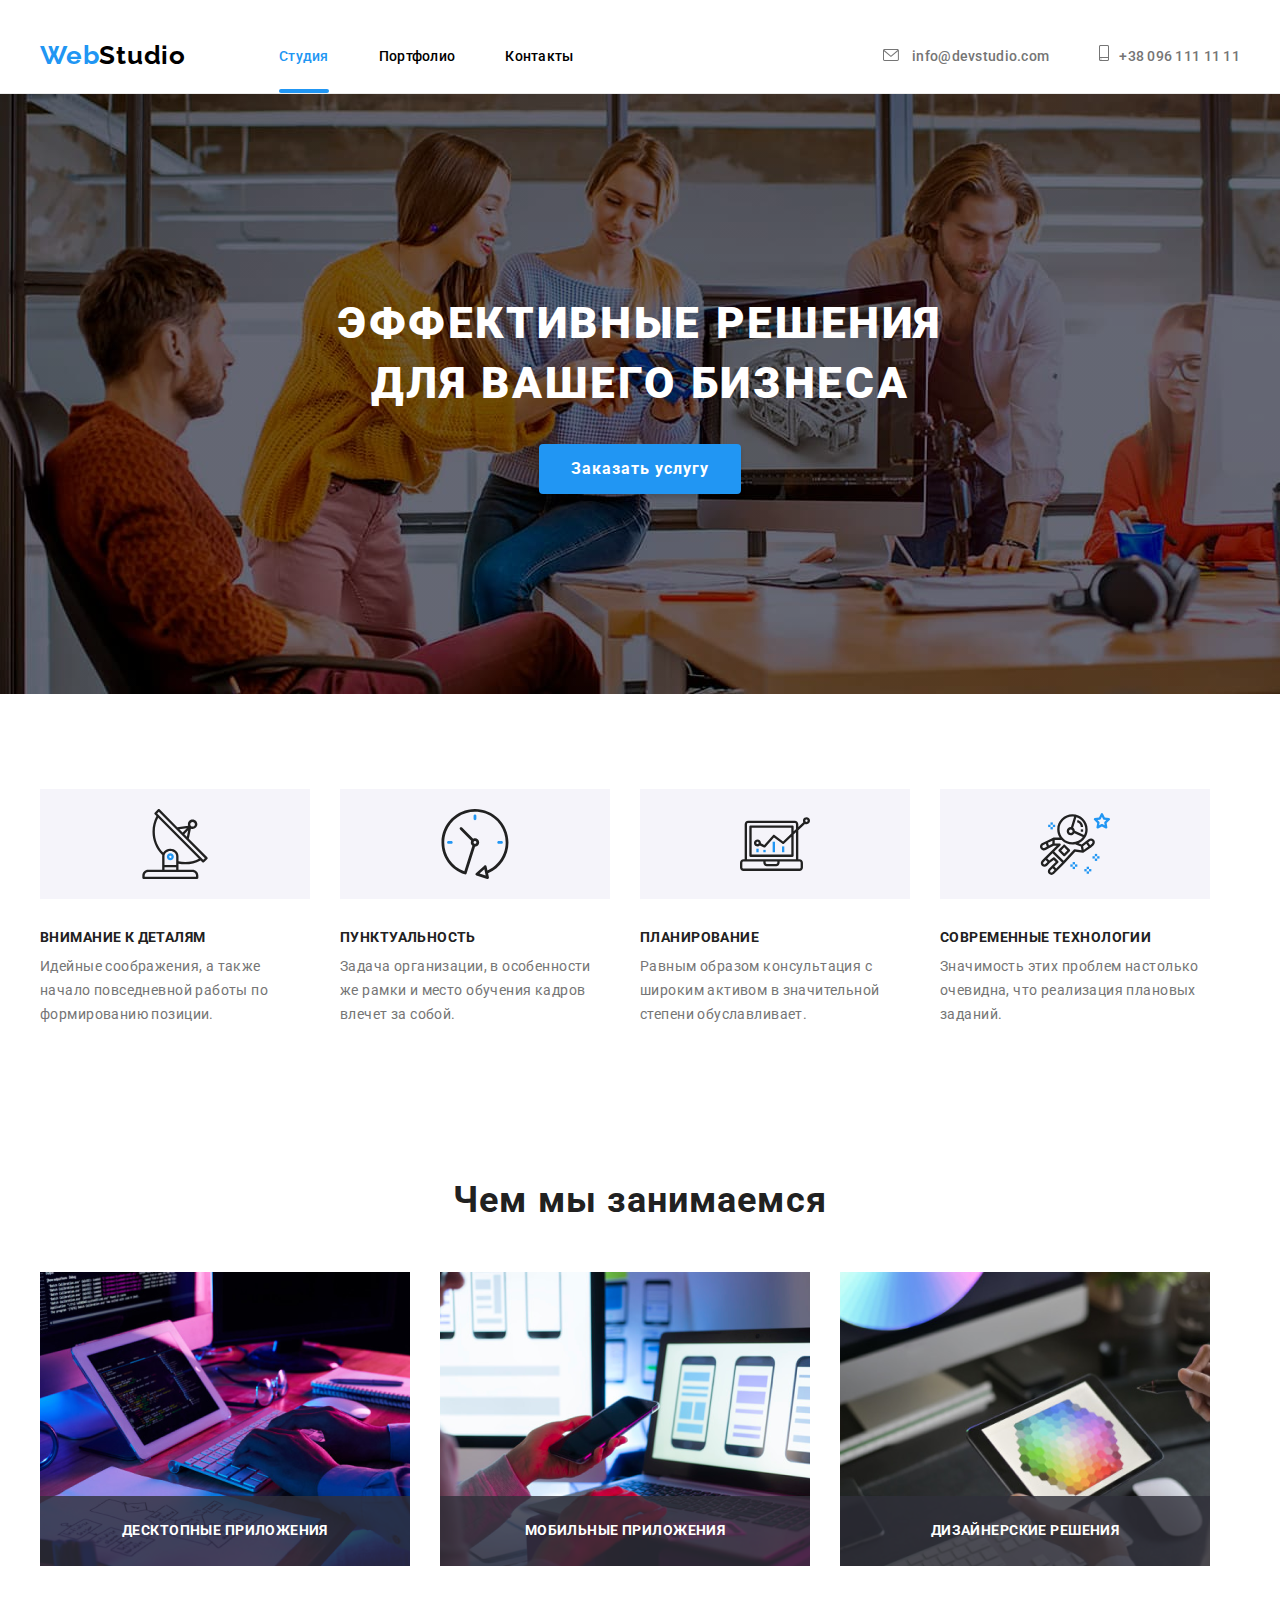
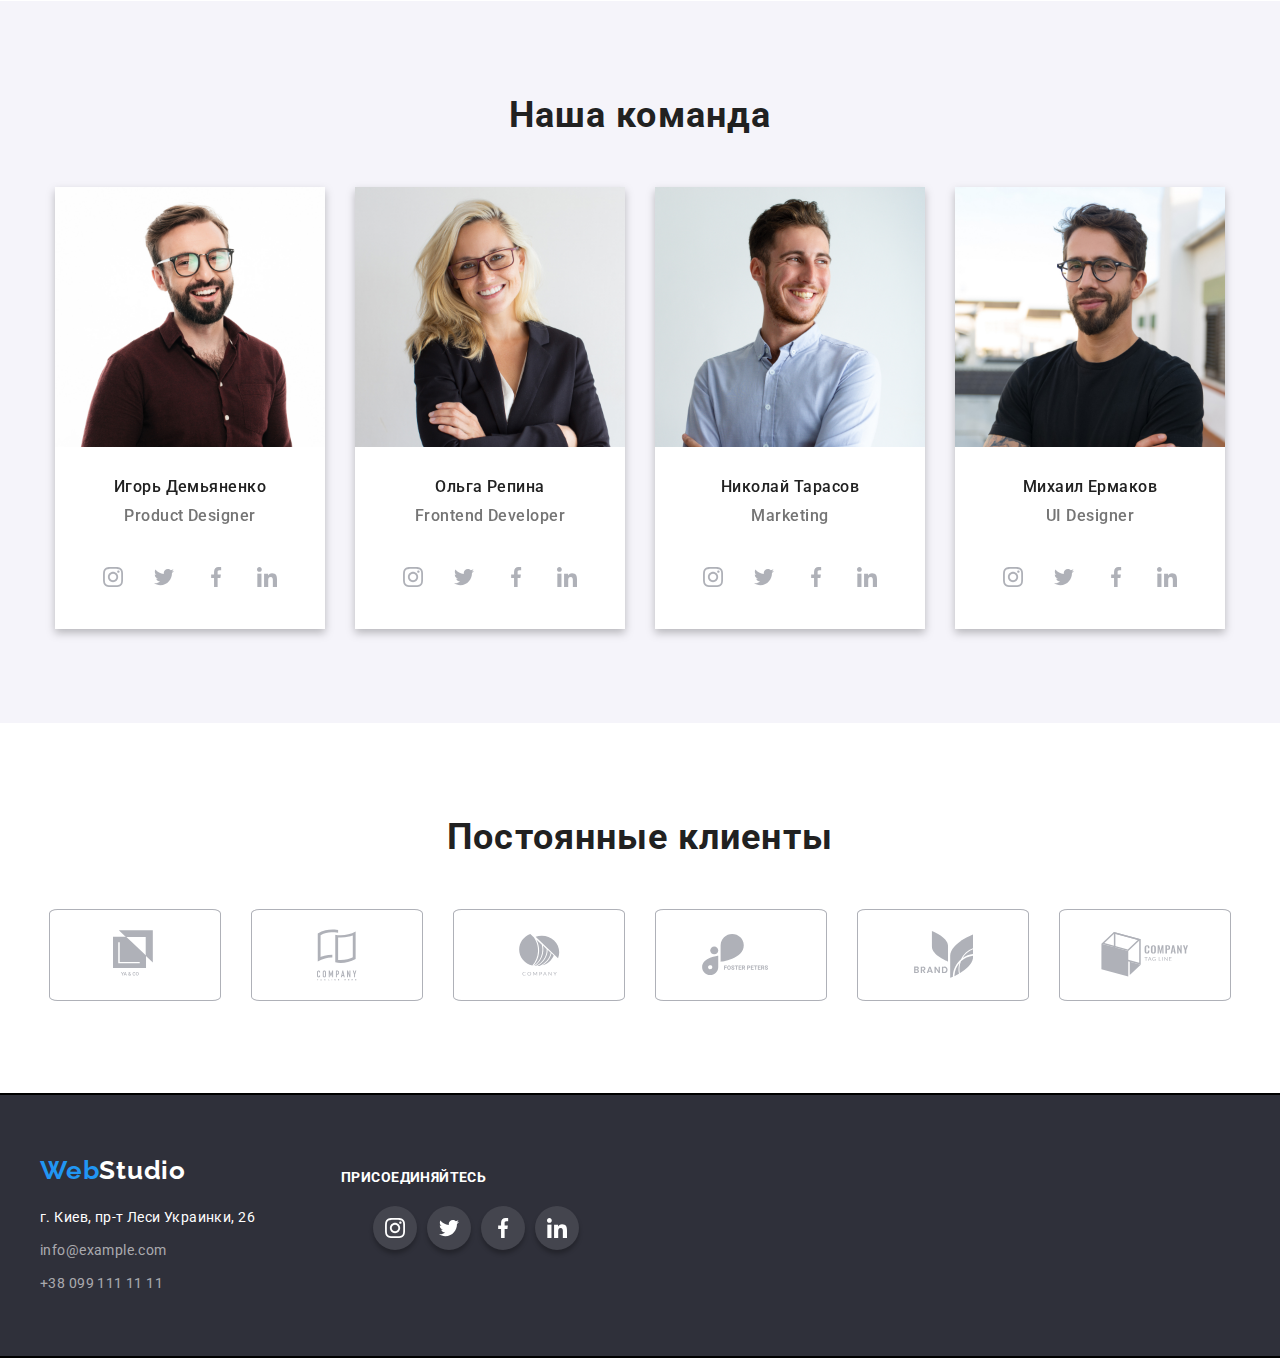
<file: index.html>
<!DOCTYPE html>
<html lang="en">
<head>
    <meta charset="UTF-8">
    <meta name="viewport" content="width=device-width, initial-scale=1.0">
    <title>Студия</title>
    <link rel="stylesheet" href="https://cdnjs.cloudflare.com/ajax/libs/modern-normalize/1.0.0/modern-normalize.min.css" integrity="sha512-ISS7cAi1PEhQ8jnbJpJZMd29NlhNj4AWYyLOSp2CE/CsHxTCu+r+t0D2yoJudVrd0/8fTVPUVDzY5Tvli75u/g==" crossorigin="anonymous" />
    <link rel="preconnect" href="https://fonts.gstatic.com">
<link href="https://fonts.googleapis.com/css2?family=Roboto:wght@400;500;700;900&display=swap" rel="stylesheet">
<link rel="preconnect" href="https://fonts.gstatic.com">
<link href="https://fonts.googleapis.com/css2?family=Raleway:wght@700&display=swap" rel="stylesheet">
    <link rel="stylesheet" href="./css/styles.css">
</head>
<body>
    <header class="header">
        <div class="container">
            <nav class="navigation">
                <a href="/" class="logo link"><span class="logo-item">Web</span>Studio</a>
                <ul class="navigation">
                    <li class="nav-list-item list">
                        <a href="./index.html" class="header-nav-item current link">Студия</a>
                    </li>
                    <li class=" nav-list-item list">
                      <a href="./portfolio.html" class="header-nav-item link">Портфолио</a>
                    </li>
                    <li class=" nav-list-item list">
                        <a href="./contacts.html" class="header-nav-item link">Контакты</a>
                    </li>
                </ul>
            </nav>
            <address class="address">
                <ul class="navigation">
                <li class="nav-list-item list">
                    <a href="info@devstudio.com" class="link mail-item">
                    <svg class="envelope-svg">
                        <use href="./img/sprite.svg#icon-envelope">
                        </use>
                    </svg>
                    info@devstudio.com</a>
                </li>
                <li class="nav-list-item list">
                    <a href="+380961111111" class="link tel-item">
                        <svg class="smartphone-svg">
                            <use href="./img/sprite.svg#icon-smartphone"></use>
                            </use>
                        </svg>+38 096 111 11 11</a></li>
                </ul>
            </address>
        </div>
    </header>
    <main>
        <!--HERO-->
        <section class="hero">
            <div class="container">
                <h1 class="title">Эффективные решения <br>для вашего бизнеса</br></h1>
                <button type="button" class="btn-order" data-modal-open>Заказать услугу</button> 
            </div>               
        </section>

        <!--FEATURES-->
        <section class="features-section">
            <div class="container">
             <ul class="features">
                <li class="features-item list">
                    <figure class="svg-features">
                    <svg class="features-svg"><use href="./img/sprite.svg#icon-antenna"></use></svg>
                    </figure>
                    <figcaption>
                    <p class="features-title">Внимание к деталям</p>
                    <span class="features-title-item">Идейные соображения, а также начало повседневной работы по формированию позиции.</span>
                    </figcaption>
                </li>
                <li class="features-item list">
                    <figure class="svg-features">
                       <svg class="features-svg"><use href="./img/sprite.svg#icon-clock"></use></svg> 
                    </figure>
                    <figcaption>
                    <p class="features-title">Пунктуальность</p>
                    <span class="features-title-item">Задача организации, в особенности же рамки и место обучения кадров влечет за собой.</span>
                    </figcaption>
                </li>
                <li class="features-item list">
                    <figure class="svg-features">
                        <svg class="features-svg"><use href="./img/sprite.svg#icon-diagram"></use></svg>
                    </figure>
                    <figcaption>
                        <p class="features-title">Планирование</p>
                        <span class="features-title-item">Равным образом консультация с широким активом в значительной степени обуславливает.</span>
                    </figcaption>
                    
                </li>
                <li class="features-item list">
                    <figure class="svg-features">
                    <svg class="features-svg"><use href="./img/sprite.svg#icon-astronaut"></use></svg>
                    </figure>
                    <figcaption>
                    <p class="features-title">Современные технологии</p>
                    <span class="features-title-item">Значимость этих проблем настолько очевидна, что реализация плановых заданий.</span>
                    </figcaption>
                </li>
            </ul>               
            </div>
        </section>

        <!--ABOUT-->
        <section class="about">
            <div class="container">
            <h2 class="about-title">Чем мы занимаемся</h2>
            <ul class="about-img-list">
                <li class="about-img list">
                    <img src="./img/about/img.png" alt="Десктопные приложения" width="370" height="294">
                    <div class="about-bg-img-name">
                        <p class="about-img-name">
                            Десктопные приложения
                        </p>
                    </div>
                </li>
                <li class="about-img list">
                    <img src="./img/about/img-1.png" alt="Мобильные приложения" width="370" height="294">
                    <div class="about-bg-img-name">
                        <p class="about-img-name">
                            Мобильные приложения
                        </p>
                    </div>
                </li>
                <li class="about-img list">
                    <img src="./img/about/img-2.png" alt="Дизайнерские решения" width="370" height="294">
                    <div class="about-bg-img-name">
                        <p class="about-img-name">
                            Дизайнерские решения
                        </p>
                    </div>
                </li>
            </ul>
            </div>
        </section>

        <!--OUR TEAM-->
        <section class="our-team-section">
            <div class="container">
            <h2 class="our-team-title">Наша команда</h2>
            <ul class="our-team-list">
                <li class="our-team list">
                    <figure class="board">
                        <img src="./img/ourteam/img-ourteam.jpg" alt="Игорь Демьяненко" width="270" height="260">
                    <figcaption>
                        <h3 class="our-team-name">Игорь Демьяненко</h3>
                        <p class="our-team-position">Product Designer</p>
                        <ul class="sotial-list list">
                            <li class="sotial-list-item">
                                <a href="" class="sotial-list-link">
                                    <svg class="sotial-list-icon">
                                        <use href="./img/sprite.svg#icon-instagram"></use>
                                    </svg>
                                </a>
                            </li>
                            <li class="sotial-list-item">
                                <a href="" class="sotial-list-link">
                                    <svg class="sotial-list-icon">
                                        <use href="./img/sprite.svg#icon-twitter"></use>
                                    </svg>
                                </a>
                            </li>
                            <li class="sotial-list-item">
                                <a href="" class="sotial-list-link">
                                    <svg class="sotial-list-icon">
                                        <use href="./img/sprite.svg#icon-facebook"></use>
                                    </svg>   
                                </a>
                            </li>
                            <li class="sotial-list-item">
                                <a href="" class="sotial-list-link">
                                    <svg class="sotial-list-icon">
                                        <use href="./img/sprite.svg#icon-linkedin"></use>
                                    </svg>
                                </a>
                            </li>
                        </ul>
                    </figcaption>
                    </figure>
                </li>
                <li class="our-team list">
                    <figure class="board">
                        <img src="./img/ourteam/img-ourteam-1.jpg" alt="Ольга Репина" width="270" height="260">
                    <figcaption>
                        <h3 class="our-team-name">Ольга Репина</h3>
                        <p class="our-team-position">Frontend Developer</p>
                        <ul class="sotial-list list">
                            <li class="sotial-list-item">
                                <a href="" class="sotial-list-link">
                                    <svg class="sotial-list-icon">
                                        <use href="./img/sprite.svg#icon-instagram"></use>
                                    </svg>
                                </a>
                            </li>
                            <li class="sotial-list-item">
                                <a href="" class="sotial-list-link">
                                    <svg class="sotial-list-icon">
                                        <use href="./img/sprite.svg#icon-twitter"></use>
                                    </svg>
                                </a>
                            </li>
                            <li class="sotial-list-item">
                                <a href="" class="sotial-list-link">
                                    <svg class="sotial-list-icon">
                                        <use href="./img/sprite.svg#icon-facebook"></use>
                                    </svg>   
                                </a>
                            </li>
                            <li class="sotial-list-item">
                                <a href="" class="sotial-list-link">
                                    <svg class="sotial-list-icon">
                                        <use href="./img/sprite.svg#icon-linkedin"></use>
                                    </svg>
                                </a>
                            </li>
                        </ul>
                    </figcaption>
                    </figure>
                </li>
                <li class="our-team list">
                    <figure class="board">
                        <img src="./img/ourteam/img-ourteam-2.jpg" alt="Николай Тарасов" width="270" height="260">
                    <figcaption>
                        <h3 class="our-team-name">Николай Тарасов</h3>
                        <p class="our-team-position">Marketing</p>
                        <ul class="sotial-list list">
                            <li class="sotial-list-item">
                                <a href="" class="sotial-list-link">
                                    <svg class="sotial-list-icon">
                                        <use href="./img/sprite.svg#icon-instagram"></use>
                                    </svg>
                                </a>
                            </li>
                            <li class="sotial-list-item">
                                <a href="" class="sotial-list-link">
                                    <svg class="sotial-list-icon">
                                        <use href="./img/sprite.svg#icon-twitter"></use>
                                    </svg>
                                </a>
                            </li>
                            <li class="sotial-list-item">
                                <a href="" class="sotial-list-link">
                                    <svg class="sotial-list-icon">
                                        <use href="./img/sprite.svg#icon-facebook"></use>
                                    </svg>   
                                </a>
                            </li>
                            <li class="sotial-list-item">
                                <a href="" class="sotial-list-link">
                                    <svg class="sotial-list-icon">
                                        <use href="./img/sprite.svg#icon-linkedin"></use>
                                    </svg>
                                </a>
                            </li>
                        </ul>
                    </figcaption>
                    </figure>
                </li>
                <li class="our-team list">
                    <figure class="board">
                        <img src="./img/ourteam/img-ourteam-3.jpg" alt="Михаил Ермаков" width="270" height="260">
                    <figcaption>
                        <h3 class="our-team-name">Михаил Ермаков</h3>   
                        <p class="our-team-position">UI Designer</p>
                        <ul class="sotial-list list">
                            <li class="sotial-list-item">
                                <a href="" class="sotial-list-link">
                                    <svg class="sotial-list-icon">
                                        <use href="./img/sprite.svg#icon-instagram"></use>
                                    </svg>
                                </a>
                            </li>
                            <li class="sotial-list-item">
                                <a href="" class="sotial-list-link">
                                    <svg class="sotial-list-icon">
                                        <use href="./img/sprite.svg#icon-twitter"></use>
                                    </svg>
                                </a>
                            </li>
                            <li class="sotial-list-item">
                                <a href="" class="sotial-list-link">
                                    <svg class="sotial-list-icon">
                                        <use href="./img/sprite.svg#icon-facebook"></use>
                                    </svg>   
                                </a>
                            </li>
                            <li class="sotial-list-item">
                                <a href="" class="sotial-list-link">
                                    <svg class="sotial-list-icon">
                                        <use href="./img/sprite.svg#icon-linkedin"></use>
                                    </svg>
                                </a>
                            </li>
                        </ul>
                    </figcaption>
                    </figure>
                </li>
            </ul>
            </div>
        </section>

        <!--CLIENTS-->
        <section class="clients">
            <div class="container">
            <h2 class="our-clients-title">Постоянные клиенты</h2>
            <ul class="our-clients list">
                <li class="our-clients-list">
                    <a href="" class="our-clients-link link">
                        <svg class="our-clients-logo logo-1">
                            <use href="./img/sprite.svg#icon-logo-1"></use>
                        </svg>
                    </a>
                </li>
                <li class="our-clients-list">
                    <a href="" class="our-clients-link link">
                        <svg class="our-clients-logo logo-2">
                            <use href="./img/sprite.svg#icon-logo-2"></use>
                        </svg>
                    </a>
                </li>
                <li class="our-clients-list">
                    <a href="" class="our-clients-link link">
                        <svg class="our-clients-logo logo-3">
                            <use href="./img/sprite.svg#icon-logo-3"></use>
                        </svg>
                    </a>
                </li>
                <li class="our-clients-list">
                    <a href="" class="our-clients-link link">
                        <svg class="our-clients-logo logo-4">
                            <use href="./img/sprite.svg#icon-logo-4"></use>
                        </svg>
                    </a>
                </li>
                <li class="our-clients-list">
                    <a href="" class="our-clients-link link">
                        <svg class="our-clients-logo logo-5">
                            <use href="./img/sprite.svg#icon-logo-5"></use>
                        </svg>
                    </a>
                </li>
                <li class="our-clients-list">
                    <a href="" class="our-clients-link link">
                        <svg class="our-clients-logo logo-6">
                            <use href="./img/sprite.svg#icon-logo-6"></use>
                        </svg>
                    </a>
                </li>
            </ul>
        </section>
    </main>

    <footer class="footer">
        <div class="container footer-box">
            <div>
                <a href="/" class="logo link"><span class="logo-item link">Web</span><span class="logo-footer">Studio</span></a>
            <address>
                <ul>
                    <li class="footer-item list"><a href="https://www.google.com/maps/place/%D0%B1%D1%83%D0%BB.+%D0%9B%D0%B5%D1%81%D0%B8+%D0%A3%D0%BA%D1%80%D0%B0%D0%B8%D0%BD%D0%BA%D0%B8,+26,+%D0%9A%D0%B8%D0%B5%D0%B2,+02000/@50.4265807,30.5361971,17z/data=!3m1!4b1!4m5!3m4!1s0x40d4cf0e033ecbe9:0x57a4dffefec77da0!8m2!3d50.4265807!4d30.5383858" target="_blank" class="footer-address link">г. Киев, пр-т Леси Украинки, 26</a>
                    </li>
                    <li class="footer-item list"><a href="info@example.com" class="footer-mail link">info@example.com</a>
                    </li>
                    <li class="footer-item list"><a href="+380991111111" class="footer-tel link">+38 099 111 11 11</a>
                    </li>
                </ul>
            </address> 
            </div>
            <div class="sotial-list-footer">
                <p class="sotial-list-footer-title">Присоединяйтесь</p>
                <ul class="sotial-list-f list">
                    <li class="sotial-list-item-f">
                        <a href="" class="sotial-list-link-f">
                            <svg class="sotial-list-icon-f">
                                <use href="./img/sprite.svg#icon-instagram"></use>
                            </svg>
                        </a>
                    </li>
                    <li class="sotial-list-item-f">
                        <a href="" class="sotial-list-link-f">
                            <svg class="sotial-list-icon-f">
                                <use href="./img/sprite.svg#icon-twitter"></use>
                            </svg>
                        </a>
                    </li>
                    <li class="sotial-list-item-f">
                        <a href="" class="sotial-list-link-f">
                            <svg class="sotial-list-icon-f">
                                <use href="./img/sprite.svg#icon-facebook"></use>
                            </svg>   
                        </a>
                    </li>
                    <li class="sotial-list-item-f">
                        <a href="" class="sotial-list-link-f">
                            <svg class="sotial-list-icon-f">
                                <use href="./img/sprite.svg#icon-linkedin"></use>
                            </svg>
                        </a>
                    </li>
                </ul>
            </div>
            
        </div>
    </footer>

      <div class="backdrop is-hidden" data-modal>
        <div class="modal">
            <button type="button" class="close-btn" data-modal-close>
                <svg class="close-btn-svg">
                    <use href="./img/sprite.svg#icon-close-btn"></use>
                </svg>
            </button>
        </div>
    </div>

    <script src="./js/modal.js"></script>
</body>
</html>
</file>
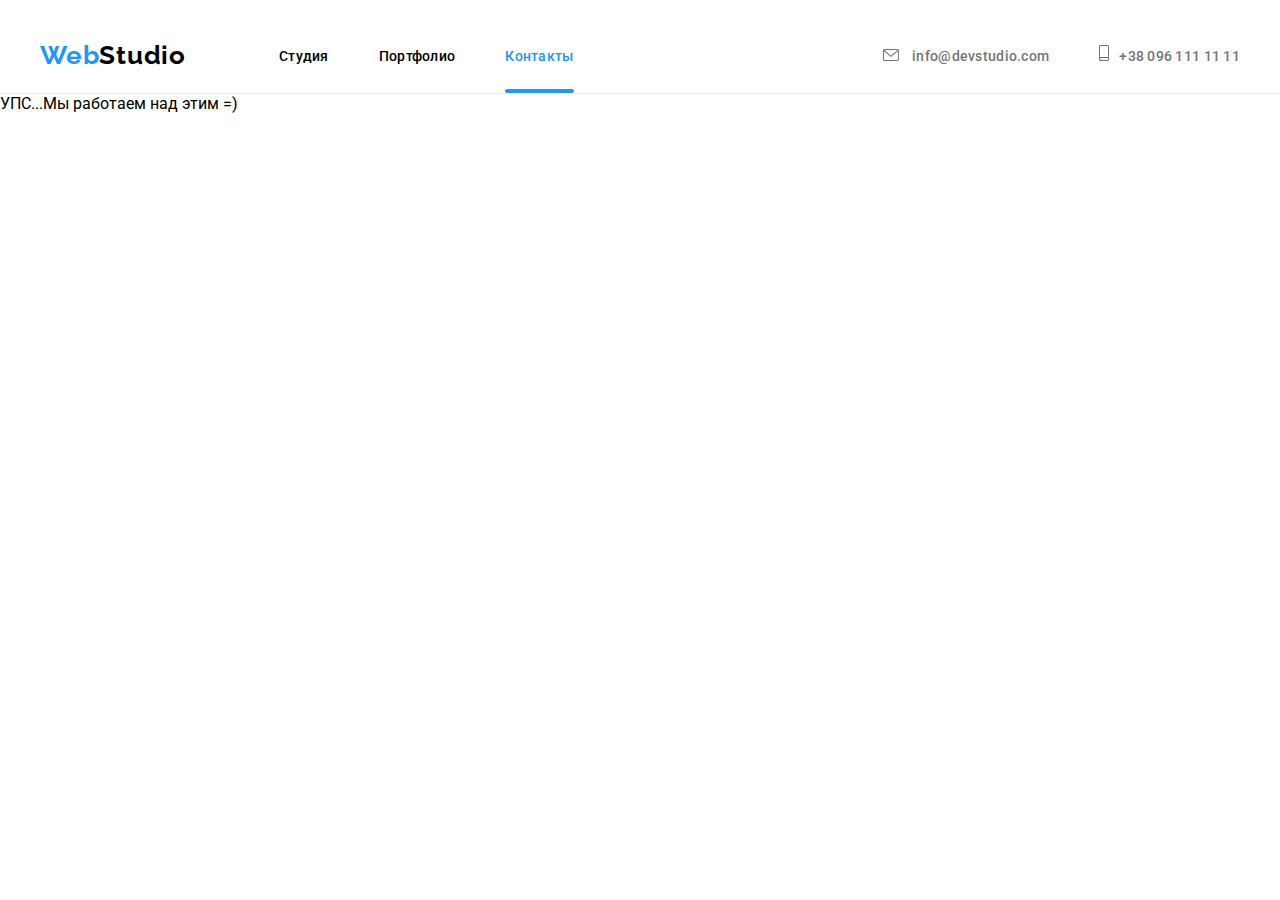
<file: contacts.html>
<!DOCTYPE html>
<html lang="en">
<head>
    <meta charset="UTF-8">
    <meta name="viewport" content="width=device-width, initial-scale=1.0">
    <title>Контакты</title>
    <link rel="stylesheet" href="https://cdnjs.cloudflare.com/ajax/libs/modern-normalize/1.0.0/modern-normalize.min.css" integrity="sha512-ISS7cAi1PEhQ8jnbJpJZMd29NlhNj4AWYyLOSp2CE/CsHxTCu+r+t0D2yoJudVrd0/8fTVPUVDzY5Tvli75u/g==" crossorigin="anonymous" />
    <link rel="preconnect" href="https://fonts.gstatic.com">
<link href="https://fonts.googleapis.com/css2?family=Roboto:wght@400;500;700;900&display=swap" rel="stylesheet">
<link rel="preconnect" href="https://fonts.gstatic.com">
<link href="https://fonts.googleapis.com/css2?family=Raleway:wght@700&display=swap" rel="stylesheet">
    <link rel="stylesheet" href="./css/styles.css">
</head>
<body>
    <header class="header">
        <div class="container">
            <nav class="navigation">
                <a href="/" class="logo link"><span class="logo-item">Web</span>Studio</a>
                <ul class="navigation">
                    <li class="nav-list-item list">
                        <a href="./index.html" class="header-nav-item link">Студия</a>
                    </li>
                    <li class=" nav-list-item list">
                      <a href="./portfolio.html" class="header-nav-item link">Портфолио</a>
                    </li>
                    <li class=" nav-list-item list">
                        <a href="./contacts.html" class="header-nav-item current link">Контакты</a>
                    </li>
                </ul>
            </nav>
            <address class="address">
                <ul class="navigation">
                <li class="nav-list-item list">
                    <a href="info@devstudio.com" class="link mail-item">
                    <svg class="envelope-svg">
                        <use href="./img/sprite.svg#icon-envelope">
                        </use>
                    </svg>
                    info@devstudio.com</a>
                </li>
                <li class="nav-list-item list">
                    <a href="+380961111111" class="link tel-item">
                        <svg class="smartphone-svg">
                            <use href="./img/sprite.svg#icon-smartphone"></use>
                            </use>
                        </svg>+38 096 111 11 11</a></li>
                </ul>
            </address>
        </div>
    </header>
    
    <main>
            <p>УПС...Мы работаем над этим =) </p>
    </main>

    <footer>

    </footer>
</body>
</html>
</file>
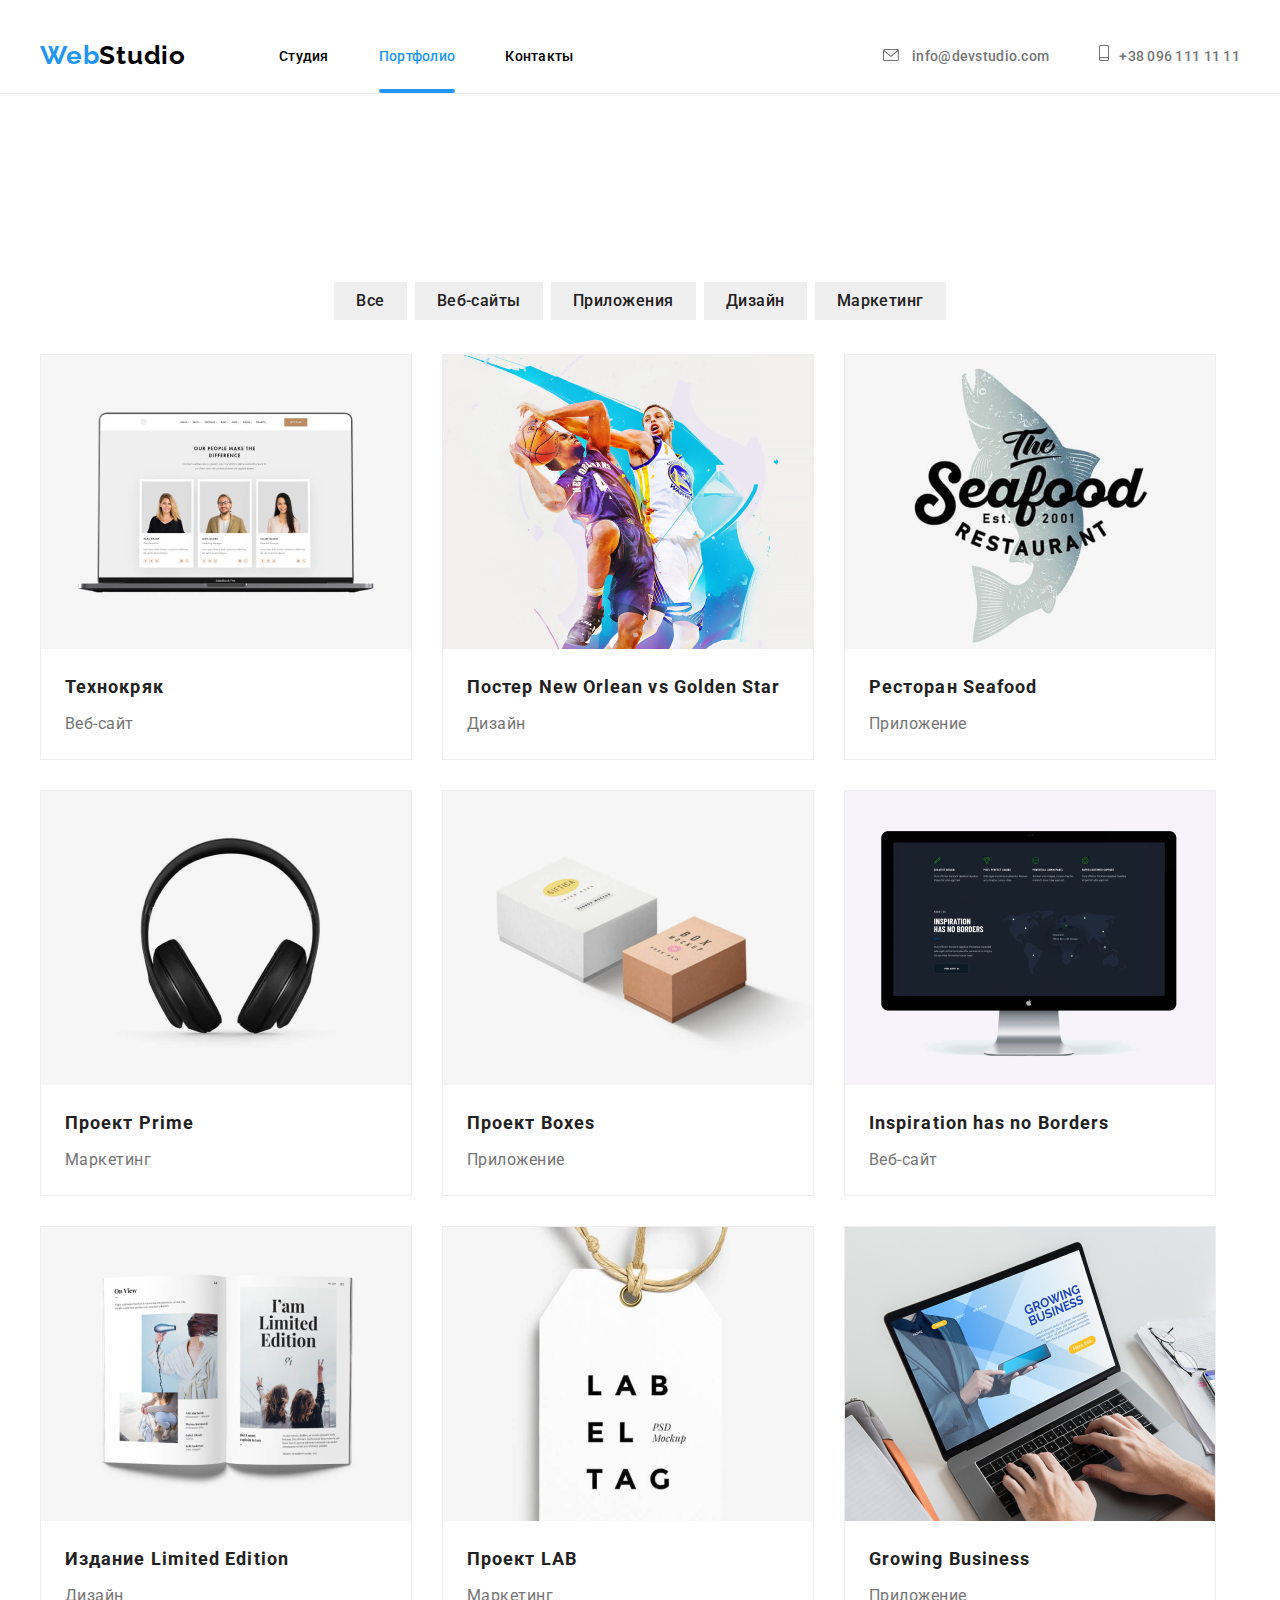
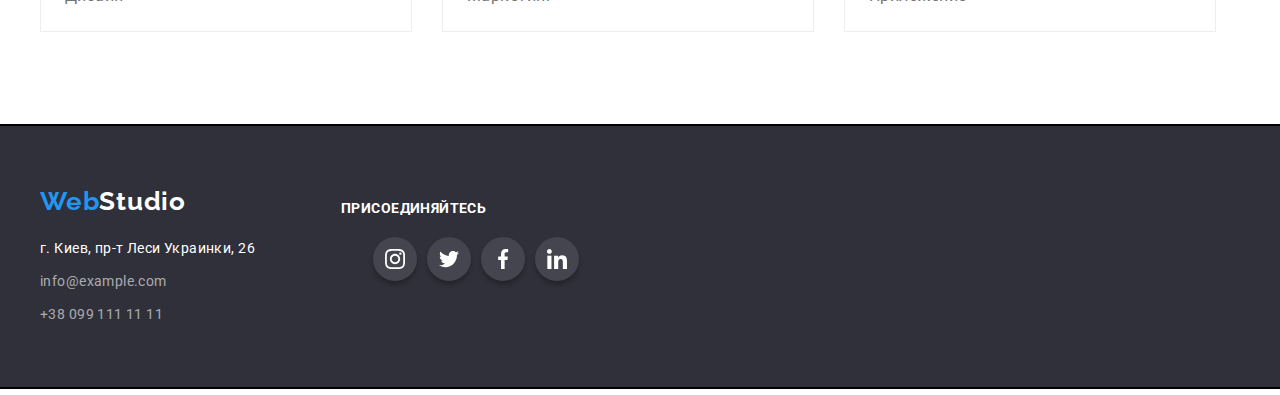
<file: portfolio.html>
<!DOCTYPE html>
<html lang="en">
<head>
    <meta charset="UTF-8">
    <meta name="viewport" content="width=device-width, initial-scale=1.0">
    <title>Портфолио</title>
    <link rel="stylesheet" href="https://cdnjs.cloudflare.com/ajax/libs/modern-normalize/1.0.0/modern-normalize.min.css" integrity="sha512-ISS7cAi1PEhQ8jnbJpJZMd29NlhNj4AWYyLOSp2CE/CsHxTCu+r+t0D2yoJudVrd0/8fTVPUVDzY5Tvli75u/g==" crossorigin="anonymous" />
    <link rel="preconnect" href="https://fonts.gstatic.com">
<link href="https://fonts.googleapis.com/css2?family=Roboto:wght@400;500;700;900&display=swap" rel="stylesheet">
<link rel="preconnect" href="https://fonts.gstatic.com">
<link href="https://fonts.googleapis.com/css2?family=Raleway:wght@700&display=swap" rel="stylesheet">
    <link rel="stylesheet" href="./css/styles.css">
</head>
<body>
    <header class="header">
        <div class="container">
            <nav class="navigation">
                <a href="/" class="logo link"><span class="logo-item">Web</span>Studio</a>
                <ul class="navigation">
                    <li class="nav-list-item list">
                        <a href="./index.html" class="header-nav-item link">Студия</a>
                    </li>
                    <li class=" nav-list-item list">
                        <a href="./portfolio.html" class="header-nav-item current link">Портфолио</a>
                    </li>
                    <li class=" nav-list-item list">
                        <a href="./contacts.html" class="header-nav-item link">Контакты</a>
                    </li>
                </ul>
            </nav>
            <address class="address">
                <ul class="navigation">
                <li class="nav-list-item list">
                    <a href="info@devstudio.com" class="link mail-item">
                    <svg class="envelope-svg">
                        <use href="./img/sprite.svg#icon-envelope">
                        </use>
                    </svg>
                    info@devstudio.com</a>
                </li>
                <li class="nav-list-item list">
                    <a href="+380961111111" class="link tel-item">
                        <svg class="smartphone-svg">
                            <use href="./img/sprite.svg#icon-smartphone"></use>
                            </use>
                        </svg>+38 096 111 11 11</a></li>
                </ul>
            </address>
        </div>
    </header>
    <main>
        
    <div class="content container">
        <!--FILTERS -->
        <section class="filter-buttoms">
            <h1 class="visually-hidden">Filters</h1>
        <ul class="filter-buttoms-list">
            <li class="list btn">
                <button type="button" class="filter-btn">Все</button>
            </li>
            <li class="list btn">
                <button type="button" class="filter-btn">Веб-сайты</button>
            </li>
            <li class="list btn">
                <button type="button" class="filter-btn">Приложения</button>
            </li>
            <li class="list btn">
                <button type="button" class="filter-btn">Дизайн</button>
            </li>
            <li class="list btn">
                <button type="button" class="filter-btn">Маркетинг</button>
            </li>
        </ul> 
        </section>

        <!--PROJECT CARDS-->
        <div>
            <section>
                <ul class="card-set">
                    <li class="card-item list">
                        <a href="" class="card-link link">
                            <div class="project-overlay">
                                <img src="./img/portfolio/img-portfolio-1.png" class="portfolio-img" alt="Технокряк">
                                <p class="project-bg-overlay">
                                Технокряк это современная площадка 
                                распространения коронавируса. 
                                Компании используют эту платформу для цифрового 
                                шпионажа и атак на защищённые сервера конкурентов.
                                </p> 
                            </div>

                            <div class="card-descript">
                                <h2 class="project-title">Технокряк</h2>
                                <p class="project-title-item">Веб-сайт</p>
                            </div>
                        </a>
                    </li>

                    <li class="card-item list">
                        <a href="" class="card-link link">
                            <div class="project-overlay">
                                <img src="./img/portfolio/img-portfolio-2.png" class="portfolio-img" alt="Постер New Orlean vs Golden Star">
                                <p class="project-bg-overlay">
                                    Технокряк это современная площадка 
                                    распространения коронавируса. 
                                    Компании используют эту платформу для цифрового 
                                    шпионажа и атак на защищённые сервера конкурентов.
                                </p>
                            </div>

                            <div class="card-descript">
                                <h2 class="project-title">Постер New Orlean vs Golden Star</h2>
                                <p class="project-title-item">Дизайн</p>
                            </div>
                        </a>
                    </li>

                    <li class="card-item list">
                        <a href="" class="card-link link">
                            <div class="project-overlay">
                                <img src="./img/portfolio/img-portfolio-3.png" class="portfolio-img" alt="Ресторан Seafood">
                                <p class="project-bg-overlay">
                                    Технокряк это современная площадка 
                                    распространения коронавируса. 
                                    Компании используют эту платформу для цифрового 
                                    шпионажа и атак на защищённые сервера конкурентов.
                                </p>
                            </div>

                            <div class="card-descript">
                                <h2 class="project-title">Ресторан Seafood</h2>
                                <p class="project-title-item">Приложение</p>
                            </div>
                        </a>
                    </li>

                    <li class="card-item list">
                        <a href="" class="card-link link">
                            <div class="project-overlay">
                                <img src="./img/portfolio/img-portfolio-4.png" class="portfolio-img" alt="Проект Prime">
                                <p class="project-bg-overlay">
                                    Технокряк это современная площадка 
                                    распространения коронавируса. 
                                    Компании используют эту платформу для цифрового 
                                    шпионажа и атак на защищённые сервера конкурентов.
                                </p>
                            </div>                            

                            <div class="card-descript">
                                <h2 class="project-title">Проект Prime</h2> 
                                <p class="project-title-item">Маркетинг</p>
                            </div>
                        </a>
                    </li>

                    <li class="card-item list">
                        <a href="" class="card-link link">
                            <div class="project-overlay">
                                <img src="./img/portfolio/img-portfolio-5.png" class="portfolio-img" alt="Проект Boxes">
                                <p class="project-bg-overlay">
                                    Технокряк это современная площадка 
                                    распространения коронавируса. 
                                    Компании используют эту платформу для цифрового 
                                    шпионажа и атак на защищённые сервера конкурентов.
                                </p>
                            </div>

                            <div class="card-descript">
                                <h2 class="project-title">Проект Boxes</h2>
                                <p class="project-title-item">Приложение</p>
                            </div>
                        </a>
                    </li>

                    <li class="card-item list">
                        <a href="" class="card-link link">
                            <div class="project-overlay">
                                <img src="./img/portfolio/img-portfolio-6.png" class="portfolio-img" alt="Inspiration has no Borders">
                                <p class="project-bg-overlay">
                                    Технокряк это современная площадка 
                                    распространения коронавируса. 
                                    Компании используют эту платформу для цифрового 
                                    шпионажа и атак на защищённые сервера конкурентов.
                                </p>
                            </div>                            

                            <div class="card-descript">
                                <h2 class="project-title">Inspiration has no Borders</h2>
                                <p class="project-title-item">Веб-сайт</p>
                            </div>
                    </a>
                    </li>

                    <li class="card-item list">
                        <a href="" class="card-link link">
                            <div class="project-overlay">
                                <img src="./img/portfolio/img-portfolio-7.png" class="portfolio-img" alt="Издание Limited Edition">
                                <p class="project-bg-overlay">
                                    Технокряк это современная площадка 
                                    распространения коронавируса. 
                                    Компании используют эту платформу для цифрового 
                                    шпионажа и атак на защищённые сервера конкурентов.
                                </p>
                            </div>

                            <div class="card-descript">
                                <h2 class="project-title">Издание Limited Edition</h2>
                                <p class="project-title-item">Дизайн</p>
                            </div>
                        </a>
                    </li>

                    <li class="card-item list">
                        <a href="" class="card-link link">
                            <div class="project-overlay">
                                <img src="./img/portfolio/img-portfolio-8.png" class="portfolio-img" alt="Проект LAB">
                                <p class="project-bg-overlay">
                                    Технокряк это современная площадка 
                                    распространения коронавируса. 
                                    Компании используют эту платформу для цифрового 
                                    шпионажа и атак на защищённые сервера конкурентов.
                                </p>
                            </div>

                            <div class="card-descript">
                                <h2 class="project-title">Проект LAB</h2>
                                <p class="project-title-item">Маркетинг</p>
                            </div>
                        </a>
                    </li>

                    <li class="card-item list">
                        <a href="" class="card-link link">
                            <div class="project-overlay">
                                <img src="./img/portfolio/img-portfolio-9.png" class="portfolio-img" alt="Growing Business">
                                <p class="project-bg-overlay">
                                    Технокряк это современная площадка 
                                    распространения коронавируса. 
                                    Компании используют эту платформу для цифрового 
                                    шпионажа и атак на защищённые сервера конкурентов.
                                </p>
                            </div>

                            <div class="card-descript">
                                <h2 class="project-title">Growing Business</h2>
                                <p class="project-title-item">Приложение</p>
                            </div>
                         </a>
                    </li>
                </ul>
            </section>
        </div>
    </div>
    </main>

    <footer class="footer">
        <div class="container footer-box">
            <div>
                <a href="/" class="logo link"><span class="logo-item link">Web</span><span class="logo-footer">Studio</span></a>
            <address>
                <ul>
                    <li class="footer-item list"><a href="https://www.google.com/maps/place/%D0%B1%D1%83%D0%BB.+%D0%9B%D0%B5%D1%81%D0%B8+%D0%A3%D0%BA%D1%80%D0%B0%D0%B8%D0%BD%D0%BA%D0%B8,+26,+%D0%9A%D0%B8%D0%B5%D0%B2,+02000/@50.4265807,30.5361971,17z/data=!3m1!4b1!4m5!3m4!1s0x40d4cf0e033ecbe9:0x57a4dffefec77da0!8m2!3d50.4265807!4d30.5383858" target="_blank" class="footer-address link">г. Киев, пр-т Леси Украинки, 26</a>
                    </li>
                    <li class="footer-item list"><a href="info@example.com" class="footer-mail link">info@example.com</a>
                    </li>
                    <li class="footer-item list"><a href="+380991111111" class="footer-tel link">+38 099 111 11 11</a>
                    </li>
                </ul>
            </address> 
            </div>
            <div class="sotial-list-footer">
                <p class="sotial-list-footer-title">Присоединяйтесь</p>
                <ul class="sotial-list-f list">
                    <li class="sotial-list-item-f">
                        <a href="" class="sotial-list-link-f">
                            <svg class="sotial-list-icon-f">
                                <use href="./img/sprite.svg#icon-instagram"></use>
                            </svg>
                        </a>
                    </li>
                    <li class="sotial-list-item-f">
                        <a href="" class="sotial-list-link-f">
                            <svg class="sotial-list-icon-f">
                                <use href="./img/sprite.svg#icon-twitter"></use>
                            </svg>
                        </a>
                    </li>
                    <li class="sotial-list-item-f">
                        <a href="" class="sotial-list-link-f">
                            <svg class="sotial-list-icon-f">
                                <use href="./img/sprite.svg#icon-facebook"></use>
                            </svg>   
                        </a>
                    </li>
                    <li class="sotial-list-item-f">
                        <a href="" class="sotial-list-link-f">
                            <svg class="sotial-list-icon-f">
                                <use href="./img/sprite.svg#icon-linkedin"></use>
                            </svg>
                        </a>
                    </li>
                </ul>
            </div>
            
        </div>
    </footer>
</body>
</html>
</file>
<file: css/styles.css>
:root {
    --main-font: 'Roboto', sans-serif;
    --secondary-font: 'Raleway', sans-serif;
    --accent-color: #2196F3; 
    --accent-color-background: #2F303A;
}
body {
    font-family: var(--main-font);
    margin-right: auto;
    margin-left: auto;
}
.list {list-style: none;}
.link {text-decoration: none;}

h1, h2, h3, h4, h5, h6, p {
    margin: 0;
}
ul, ol {
    margin: 0;
    padding: 0;
}
img {
    display: block;
    margin: 0;
    padding: 0;
}
.container {
    width: 1200px;
    padding: 0 15px;
    margin: 0 auto;
}
/*====================HEADER====================*/
.header {
    border-bottom: 1px solid #ECECEC;
    padding-top: 32px;
    padding-bottom: 22px;
}
.header .container {
    display: flex;
    align-items: center;
}
.navigation {
    display: flex;
    align-items: center;
}
.nav-list-item:not(:last-child) {
    margin-right: 50px;
}
.header .address {
    margin-left: auto;
}
.logo,
.logo-item {
    font-family: var(--secondary-font);
    font-weight: 700;
    font-size: 26px;
    line-height: 1.192;
    letter-spacing: 0.03em;
}
.logo {
    color: #000000;
    margin-right: 93px;
}
.logo-item {
    color: var(--accent-color);
}
.header-nav-item,
.mail-item, 
.tel-item {
    font-family: var(--main-font);
    font-style: normal;
    font-weight: 500;
    font-size: 14px;
    line-height: 1.142;
    letter-spacing: 0.02em;
    transition: transform 250ms cubic-bezier(0.4, 0, 0.2, 1), 250ms cubic-bezier(0.4, 0, 0.2, 1);
}
.header-nav-item:focus,
.header-nav-item:hover,
.mail-item:hover,
.mail-item:focus,
.tel-item:hover,
.tel-item:focus {
    color: var(--accent-color);
}
.header-nav-item {
    color: #000000;
}
.mail-item, 
.tel-item {
    color: #757575;
}
.smartphone-svg {
    width: 10px;
    height: 16px;
    fill: #757575;
    margin-right: 10px;
    transition: transform 250ms cubic-bezier(0.4, 0, 0.2, 1), 250ms cubic-bezier(0.4, 0, 0.2, 1);
}
.envelope-svg {
    width: 16px;
    height: 12px;
    fill: #757575;
    margin-right: 10px;
    transition: transform 250ms cubic-bezier(0.4, 0, 0.2, 1), 250ms cubic-bezier(0.4, 0, 0.2, 1);
}
.mail-item:hover .envelope-svg,
.mail-item:focus .envelope-svg,
.tel-item:hover .smartphone-svg,
.tel-item:focus .smartphone-svg {
    fill: var(--accent-color);
}
.header-nav-item::before {
    position: absolute;
    content: "";
    display: inline-block;
    align-items: center;

    left: 0px;
    bottom: -28px;
    width: 100%;
    height: 4px;

    background-color: #2196f3;
    border-radius: 2px;

    opacity: 0;
}
.header-nav-item.current::before {
    opacity: 1;
}
.nav-list-item {
    position: relative;
}
/*====================END HEADER====================*/

/*====================HERO====================*/
.hero {
    background-color: var(--accent-color-background);
    background-image: linear-gradient(
        rgba(0, 0, 0, 0.25),
        rgba(0, 0, 0, 0.25) 
        ), 
    url("../img/hero/bg-hero.jpg");
    /*filter: drop-shadow(0px 4px 4px rgba(0, 0, 0, 0.25));*/
    background-repeat: no-repeat;
    background-size: cover;
    padding-top: 200px;
    padding-bottom: 200px;
}
.title {
    font-family: var(--main-font);
    font-weight: 900;
    font-size: 44px;
    line-height: 1.363;
    letter-spacing: 0.06em;
    text-align: center;
    text-transform: uppercase;
    color: #FFFFFF;
    width: 696px;
    min-height: 120px;
    margin-top: 0;
    margin-left: auto;
    margin-right: auto;
    margin-bottom: 30px;
}
.btn-order {
    font-family: var(--main-font);
    font-weight: 700;
    font-size: 16px;
    line-height: 1.875;
    display: flex;
    align-items: center;
    text-align: center;
    letter-spacing: 0.06em;
    color: #FFFFFF;
    background: var(--accent-color);
    box-shadow: 0px 4px 4px rgba(0, 0, 0, 0.15);
    border: 0;
    border-radius: 4px;
    cursor: pointer;
    height: 50px;
    min-width: 200px;
    padding: 10px 32px;
    margin: auto;
    transition: transform 250ms cubic-bezier(0.4, 0, 0.2, 1), 250ms cubic-bezier(0.4, 0, 0.2, 1);
}
/*====================END HERO====================*/

/*====================FEATURES====================*/
.features-section {
       padding: 95px 0 153px 0;
}
.features {
    display: flex;
 
}
.features-item:not(:last-child) {
    margin-right: 30px;
}
.features-item {
    width: 270px;
}
.features-title {
    margin-bottom: 10px;
    font-family: var(--main-font);
    font-weight: 700;
    font-size: 14px;
    line-height: 1.142;
    letter-spacing: 0.03em;
    text-transform: uppercase;
    color: #212121; 
    display: block;
    margin-top: 30px;
}
.features-title-item {
    font-family: var(--main-font);
    font-weight: 400;
    font-size: 14px;
    line-height: 1.714;
    letter-spacing: 0.03em;
    color: #757575;
}
.features-svg {
    display: flex;
    align-items: center;
    justify-content: center;
    width: 70px;
    height: 70px;
}
.svg-features {
    margin: 0;
    padding: 20px 100px;
    background-color: #F5F4FA;
}
/*================END FEATURES====================*/

/*====================ABOUT====================*/
.about {
    padding-bottom: 35px;
}
.about-title,
.our-team-title,
.our-clients-title {
    display: flex;
    justify-content: center;
    margin-bottom: 50px;
    font-family: var(--main-font);
    font-weight: 700;
    font-size: 36px;
    line-height: 1.166;
    text-align: center;
    letter-spacing: 0.03em;
    color: #212121;
}
.about-img-list {
    display: flex;
}
.about-img-list .about-img {
    position: relative;
}
.about-img:not(:last-child) {
    margin-right: 30px;
}
.about-img {
    display: block;
    max-width: 100%;
    height: auto;
}
.about-bg-img-name {   
    position: absolute;
    left: 0;
    bottom: 0;
    width: 100%;
    display: inline-flex;
    justify-content: center;
    align-items: center;
 
    max-width: 370px;
    min-height: 70px;
    
    background:rgba(47, 48, 58, 0.8);
}
.about-img-name{
    font-family: var(--main-font);
    font-style: 400;
    font-weight: 700;
    font-size: 14px;
    line-height: 1.14px;
    text-align: center;
    letter-spacing: 0.03em;
    text-transform: uppercase;
    color:  #FFFFFF; 
}
/*====================END ABOUT====================*/

/*====================OUR TEAM====================*/
.our-team-section {
    background-color: #F5F4FA;
    padding-top: 94px;    
    padding-bottom: 94px;
}

.our-team {
    border: 15px #000000;
}

.our-team-list {
    display: flex;
    justify-content: center;
}
.our-team:not(:last-child) {
    margin-right: 30px;
}
.our-team-name,
.our-team-position {
    font-family: var(--main-font);
    font-weight: 500;
    font-size: 16px;
    line-height: 1.188;
    text-align: center;
    letter-spacing: 0.03em;
}
.our-team-name {
    padding: 30px 0 10px;
    color: #212121;     
}
.our-team-position {  
    padding-bottom: 30px; 
    color: #757575;
}
.board {
    width: 270px;
    min-height: 368px;
    margin: 0;
    filter: drop-shadow(0px 4px 4px rgba(0, 0, 0, 0.25));
    background-color: #FFFFFF;
}
.sotial-list {
    display: flex;
    justify-content: space-around;
    flex-direction: row;
    padding: 0 32px 30px 32px;
}
.sotial-list-link {
    display: flex;
    justify-content: center;
    align-items: center;
    width: 44px;
    height: 44px;
    border-radius: 50%;
    background-color: #ffffff;
    transition: transform 250ms cubic-bezier(0.4, 0, 0.2, 1), 250ms cubic-bezier(0.4, 0, 0.2, 1);
}
.sotial-list-icon {
    width: 20px;
    height: 20px;
    fill: #afb1b8;
    transition: transform 250ms cubic-bezier(0.4, 0, 0.2, 1), 250ms cubic-bezier(0.4, 0, 0.2, 1);
}
.sotial-list-link:hover .sotial-list-icon,
.sotial-list-link:focus .sotial-list-icon {
    fill: #ffffff;
}
.sotial-list-link:hover,
.sotial-list-link:focus {
    background-color: var(--accent-color);
}
/*====================END OUR TEAM====================*/

/*====================CLIENTS====================*/
.clients {
    display: flex;
    padding: 94px 0;
}
.our-clients-list {
    display: flex;
    justify-content: space-around;
    flex-direction: row;
}
.our-clients {
    display: flex;
    justify-content: center;
    align-items: center;
    flex-direction: row;
}
.our-clients-link {
    display: flex;
    justify-content: center;
    align-items: center;
    flex-direction: row;
    border: solid 1px #AFB1B8;
    border-radius: 5%;
    width: 170px;
    height: 90px;
    transition: transform 250ms cubic-bezier(0.4, 0, 0.2, 1), 250ms cubic-bezier(0.4, 0, 0.2, 1);
}
.our-clients-list:not(:last-child) {
    margin-right: 30px;
}
.our-clients-logo {
    display: flex;
    align-items: center;
    justify-content: center;
    fill: #afb1b8;
    transition: transform 250ms cubic-bezier(0.4, 0, 0.2, 1), 250ms cubic-bezier(0.4, 0, 0.2, 1);
}
.our-clients-link:hover .our-clients-logo,
.our-clients-link:focus .our-clients-logo {
    fill: var(--accent-color);
}
.our-clients-link:hover,
.our-clients-link:focus {
    border-color: var(--accent-color);
}
.logo-1 {
    width: 44px;
    height: 49px;
}
.logo-2 {
    width: 40px;
    height: 52px;
}
.logo-3 {
    width: 41px;
    height: 42px;
}
.logo-4 {
    width: 79px;
    height: 42px;
}
.logo-5 {
    width: 59px;
    height: 47px;
}
.logo-6 {
    width: 88px;
    height: 45px;
}
/*====================END CLIENTS====================*/


/*====================FOOTER====================*/
.footer{
    background-color: var(--accent-color-background);
    outline: solid 2px #000000;   
    padding-top: 60px;
    padding-bottom: 60px;
}
.logo-footer {
    display: inline-block;
    color: #FFFFFF;
    margin-bottom: 20px;
}
.footer-address,
.footer-mail,
.footer-tel {
    min-width: 231px;
    font-family: var(--main-font);
    font-weight: 400l;
    font-style: normal;
    font-size: 14px;
    line-height: 1.714;    
    letter-spacing: 0.03em;    
}
.footer-item {
    width: 231px;
    margin-right: 70px;
}
.footer-item:not(:last-child) {
    padding-bottom: 9px;
}
.footer-address {
    color: #FFFFFF;
}
.footer-mail,
.footer-tel {    
    color: rgba(255, 255, 255, 0.6);
}
.footer-box {
    display: flex;
    align-items: center;
}
.sotial-list-footer-title {
    font-family: Roboto;
    font-style: normal;
    font-weight: bold;
    font-size: 14px;
    line-height: 1.14;
    letter-spacing: 0.03em;
    text-transform: uppercase;
    color: #FFFFFF;
    margin-bottom: 20px;
}
.sotial-list-footer {
    width: 206px;
    min-height: 80px;
}
.sotial-list-f {
    display: flex;
    justify-content: space-around;
    flex-direction: row;
    padding: 0 32px 30px 32px;
}
.sotial-list-link-f {
    display: flex;
    justify-content: center;
    align-items: center;
    width: 44px;
    height: 44px;
    border-radius: 50%;
    background-color: rgba(255, 255, 255, .1);
    box-shadow: 0px 4px 4px rgba(0, 0, 0, 0.25);
    transition: transform 250ms cubic-bezier(0.4, 0, 0.2, 1), 250ms cubic-bezier(0.4, 0, 0.2, 1);
}
.sotial-list-icon-f {
    width: 20px;
    height: 20px;
    fill: #ffffff;
    transition: transform 250ms cubic-bezier(0.4, 0, 0.2, 1), 250ms cubic-bezier(0.4, 0, 0.2, 1);
}
.sotial-list-link-f:hover .sotial-list-icon-f,
.sotial-list-link-f:focus .sotial-list-icon-f {
    fill: #ffffff;
}
.sotial-list-link-f:hover,
.sotial-list-link-f:focus {
    background-color: var(--accent-color);
}
.sotial-list-item-f:not(:last-child) {
    margin-right: 10px;
}
/*====================END FOOTER====================*/

/*====================FILTERS====================*/
.filter-buttoms {
    padding: 94px 0 34px 0;
}
.visually-hidden {
  position: absolute;
  width: 1px;
  height: 1px;
  margin: -1px;
  border: 0;
  padding: 0;
  
  white-space: nowrap;
  clip-path: inset(100%);
  clip: rect(0 0 0 0);
  overflow: hidden;
}
.filter-btn {
    border: 0;
    padding: 6px 22px;
    font-family: var(--main-font);
    font-style: normal;
    font-weight: 500;
    font-size: 16px;
    line-height: 1.625;
    text-align: center;
    letter-spacing: 0.03em; 
    color: #212121;    
    cursor: pointer;
    height: 38px;
    transition: transform 250ms cubic-bezier(0.4, 0, 0.2, 1), 250ms cubic-bezier(0.4, 0, 0.2, 1);
}
.btn:not(:last-child) {
    margin-right: 8px;
}
.filter-btn:hover,
.filter-btn:focus {
    color:  #FFFFFF;
    background: var(--accent-color);
    box-shadow: 0px 4px 4px rgba(0, 0, 0, 0.25);
}
.filter-buttoms-list {
    display: flex;
    justify-content: center;
}
.current {
    color: var(--accent-color);
}
/*====================END FILTERS====================*/

/*====================PORTFOLIO ACTIVE BUTTON ALL====================*/
.content {
    padding-top: 94px;
    padding-bottom: 94px;
}
.card-set {
    display: flex;
    flex-wrap: wrap;
    padding: 0;
    margin: 0;
    margin-left: -30px;
    margin-top: -30px;
    overflow: hidden;
}
.card-set > .card-item {
    flex-basis: calc(100% / 3 - 30px);
    margin-left: 30px;
    margin-top: 30px;
}
.card-item {
    position: relative;
    max-width: 370px;
    padding: 0;
    border: solid 1px #eeeeee;
    transition: transform 250ms cubic-bezier(0.4, 0, 0.2, 1), 250ms cubic-bezier(0.4, 0, 0.2, 1);
}
.card-link {
    display: block;
    transition: transform 250ms cubic-bezier(0.4, 0, 0.2, 1), 250ms cubic-bezier(0.4, 0, 0.2, 1);
}
.card-item .card-link:hover,
.card-item .card-link:focus {
    box-shadow: 0px 1px 1px rgba(0, 0, 0, 0.12),  
    0px 4px 4px rgba(0, 0, 0, 0.06), 
    1px 4px 6px rgba(0, 0, 0, 0.16); 
}
.card-descript {
    padding: 20px 24px;
}
.project-title {
    font-family: var(--main-font);
    font-style: normal;
    font-weight: 700;
    font-size: 18px;
    line-height: 2;
    letter-spacing: 0.06em;
    color: #212121; 
    margin-bottom: 4px;
    width: 322px;
}
.project-title-item {
    width: 322px;
    font-family: var(--main-font);
    font-style: normal;
    font-weight: 400;
    font-size: 16px;
    line-height: 1.875;
    letter-spacing: 0.03em;  
    color: #757575;    
}
.portfolio-img {
    display: block;
    margin: 0;
    padding: 0;
    max-width: 100%;
}
.project-overlay {
    position: relative;
    overflow: hidden;
}
.project-bg-overlay {
    position: absolute;
    top: 0;
    left: 0;
    width: 100%;
    height: 100%;
    padding: 63px 24px;
    transform: translateY(100%);
    transition: transform 250ms cubic-bezier(0.4, 0, 0.2, 1), 250ms cubic-bezier(0.4, 0, 0.2, 1);
    opacity: 0;
    overflow: hidden;
    visibility: hidden;

    font-family: var(--main-font);
    font-style: normal;
    font-weight: 400;
    font-size: 18px;
    line-height: 1.55;
    letter-spacing: 0.03em;
    background-color: rgba(33, 150, 243, 0.9);
    color: #ffffff;
}

.card-link:hover .project-bg-overlay,
.card-link:focus .project-bg-overlay {
    transform: translateY(0);
    opacity: 1;
    visibility: visible;
}
/*====================END PORTFOLIO ACTIVE BUTTON ALL====================*/

/*====================BACKDROP====================*/
.backdrop {
    position: fixed;
    left: 0;
    top: 0;
    z-index: 100;
    width: 100%;
    height: 100%;
    background-color: rgba(0, 0, 0, 0.2);
  
    transition: all 250ms linear;
}
.backdrop.is-hidden {
    transition: all 250ms linear 350ms;
}
.backdrop.is-hidden .modal {
    transform: translate(-50%, -50%) scale(0);
    transition: transform 250ms linear 0ms;
}
.modal {
    position: absolute;
    top: 50%;
    left: 50%;
    transform: translate(-50%, -50%) scale(1);
    width: 528px;
    min-height: 581px;
    background-color: #fff;
    border-radius: 4px;
    box-shadow: 0px 1px 3px rgba(0, 0, 0, 0.12), 
    0px 1px 1px rgba(0, 0, 0, 0.14), 
    0px 2px 1px rgba(0, 0, 0, 0.2);
  
    transition: transform 400ms linear 350ms;
}
.close-btn {
    position: absolute;
    top: 8px;
    right: 8px;

    width: 30px;
    height: 30px;
    background-color: #fff;
    border: 1px solid rgba(0, 0, 0, 0.1);
    border-radius: 50%;
    cursor: pointer;
}
.close-btn-svg {
    width: 18px;
    height: 18px;
} 
.is-hidden {
    opacity: 0;
    visibility: hidden;
    pointer-events: none;
}
  /*====================END BACKDROP====================*/
</file>
